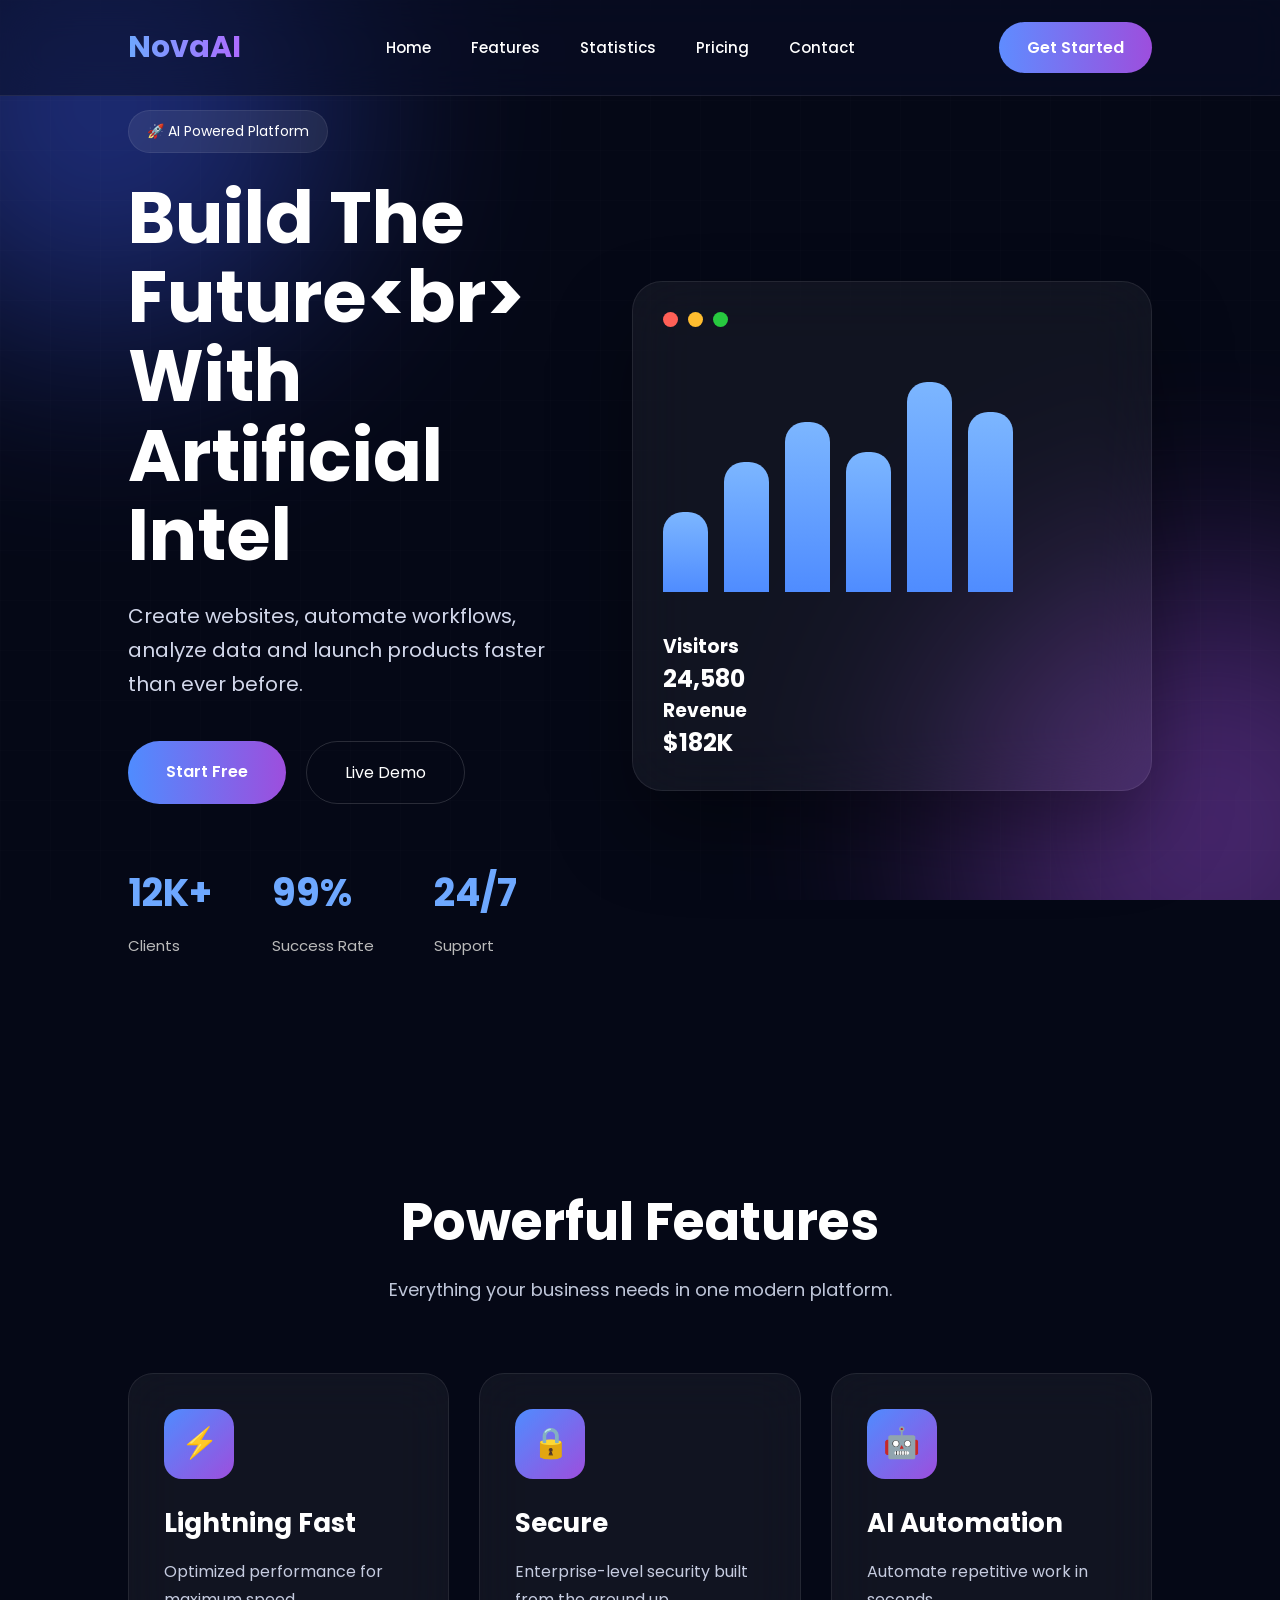
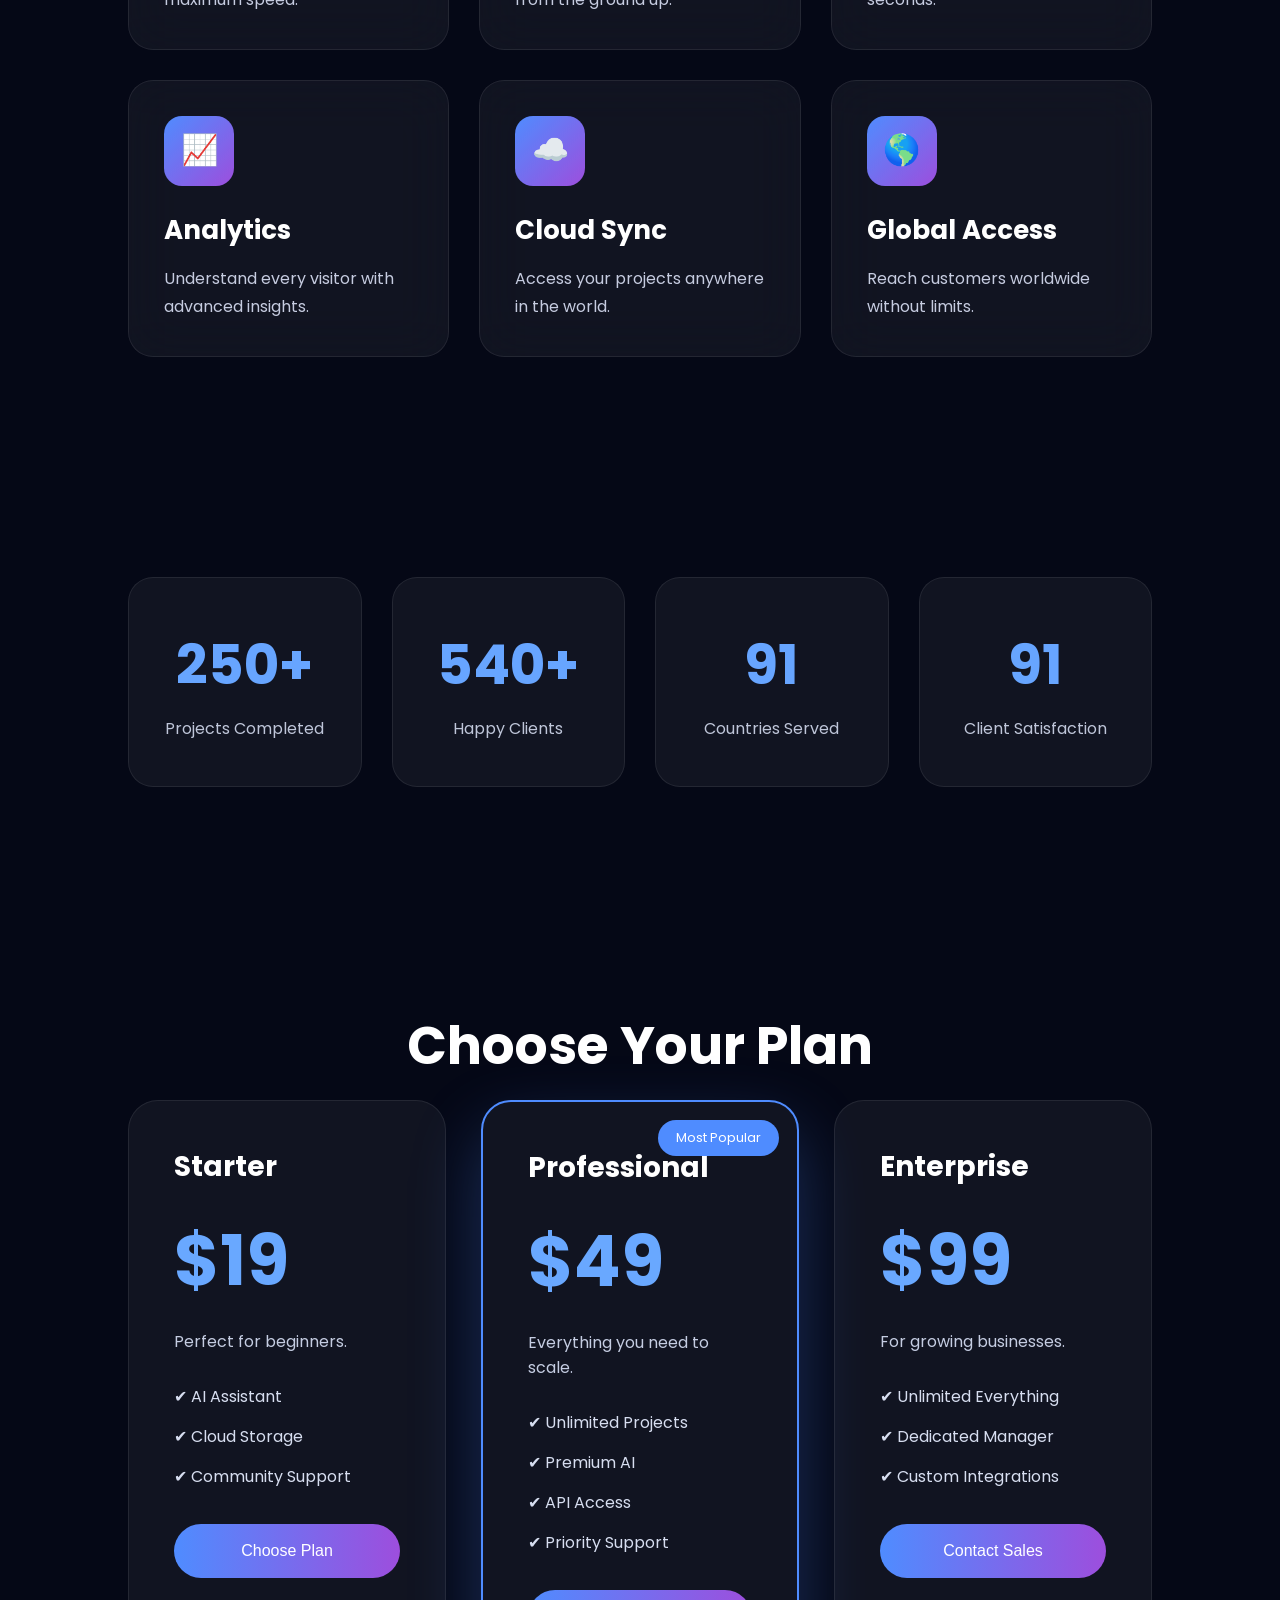
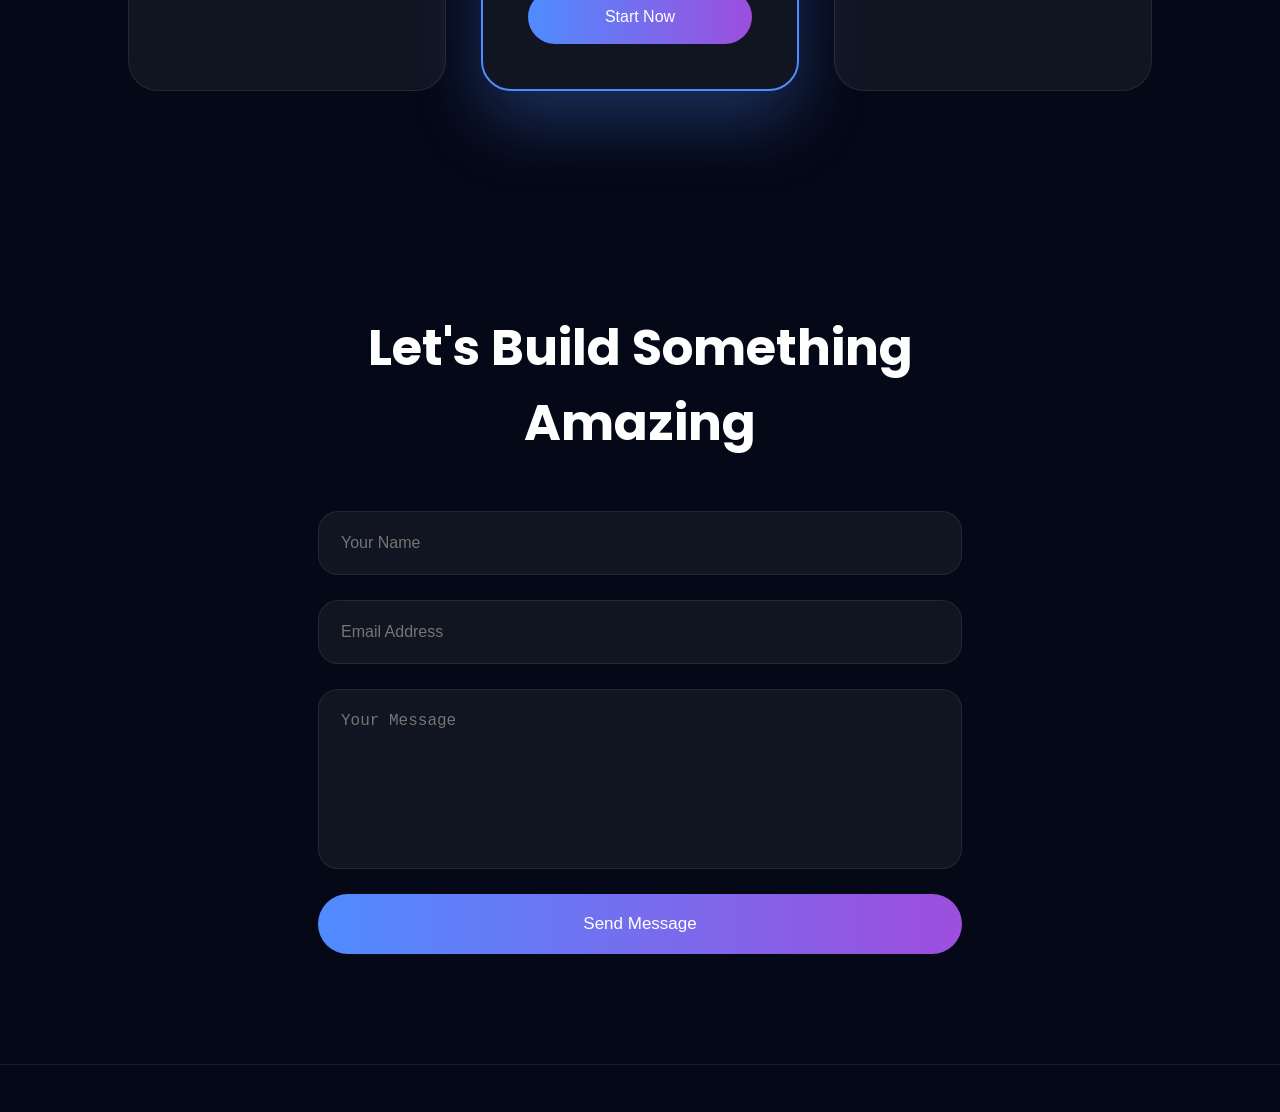
<file: index.html>
<!DOCTYPE html>
<html lang="en">

<head>

<meta charset="UTF-8">
<meta name="viewport" content="width=device-width, initial-scale=1.0">

<title>NovaAI | The Future Starts Here</title>

<link rel="preconnect" href="https://fonts.googleapis.com">
<link rel="preconnect" href="https://fonts.gstatic.com" crossorigin>

<link href="https://fonts.googleapis.com/css2?family=Poppins:wght@300;400;500;600;700;800&display=swap" rel="stylesheet">

<link rel="stylesheet" href="style.css">

</head>

<body>

<div class="background">
<div class="blur blur1"></div>
<div class="blur blur2"></div>
<div class="grid"></div>
</div>

<header>

<nav class="navbar">

<div class="logo">

<h2>NovaAI</h2>

</div>

<ul class="nav-links">

<li><a href="#home">Home</a></li>
<li><a href="#features">Features</a></li>
<li><a href="#stats">Statistics</a></li>
<li><a href="#pricing">Pricing</a></li>
<li><a href="#contact">Contact</a></li>

</ul>

<a href="#" class="nav-btn">Get Started</a>

<div class="menu-btn">

<span></span>
<span></span>
<span></span>

</div>

</nav>

</header>

<section class="hero" id="home">

<div class="hero-left">

<span class="badge">
🚀 AI Powered Platform
</span>

<h1>

Build The Future<br>

With Artificial Intelligence

</h1>

<p>

Create websites, automate workflows,
analyze data and launch products faster
than ever before.

</p>

<div class="hero-buttons">

<a href="#" class="primary-btn">

Start Free

</a>

<a href="#" class="secondary-btn">

Live Demo

</a>

</div>

<div class="hero-stats">

<div>

<h2>12K+</h2>

<p>Clients</p>

</div>

<div>

<h2>99%</h2>

<p>Success Rate</p>

</div>

<div>

<h2>24/7</h2>

<p>Support</p>

</div>

</div>

</div>

<div class="hero-right">

<div class="dashboard">

<div class="dashboard-top">

<div class="circle red"></div>

<div class="circle yellow"></div>

<div class="circle green"></div>

</div>

<div class="chart">

<div class="bar b1"></div>
<div class="bar b2"></div>
<div class="bar b3"></div>
<div class="bar b4"></div>
<div class="bar b5"></div>
<div class="bar b6"></div>

</div>

<div class="cards">

<div class="mini-card">

<h3>Visitors</h3>

<h1>24,580</h1>

</div>

<div class="mini-card">

<h3>Revenue</h3>

<h1>$182K</h1>

</div>

</div>

</div>

</div>

</section>

<section class="features" id="features">

<h2 class="section-title">

Powerful Features

</h2>

<p class="section-subtitle">

Everything your business needs in one modern platform.

</p>

<div class="feature-grid">

<div class="feature-card">

<div class="icon">⚡</div>

<h3>Lightning Fast</h3>

<p>

Optimized performance for maximum speed.

</p>

</div>

<div class="feature-card">

<div class="icon">🔒</div>

<h3>Secure</h3>

<p>

Enterprise-level security built from the ground up.

</p>

</div>

<div class="feature-card">

<div class="icon">🤖</div>

<h3>AI Automation</h3>

<p>

Automate repetitive work in seconds.

</p>

</div>

<div class="feature-card">

<div class="icon">📈</div>

<h3>Analytics</h3>

<p>

Understand every visitor with advanced insights.

</p>

</div>

<div class="feature-card">

<div class="icon">☁️</div>

<h3>Cloud Sync</h3>

<p>

Access your projects anywhere in the world.

</p>

</div>

<div class="feature-card">

<div class="icon">🌎</div>

<h3>Global Access</h3>

<p>

Reach customers worldwide without limits.

</p>

</div>

</div>

</section>

<section class="stats" id="stats">

<div class="stat-box">

<h2 class="counter" data-target="250">0</h2>

<p>Projects Completed</p>

</div>

<div class="stat-box">

<h2 class="counter" data-target="540">0</h2>

<p>Happy Clients</p>

</div>

<div class="stat-box">

<h2 class="counter" data-target="98">0</h2>

<p>Countries Served</p>

</div>

<div class="stat-box">

<h2 class="counter" data-target="99">0</h2>

<p>Client Satisfaction</p>

</div>

</section>

<section class="pricing" id="pricing">

<h2 class="section-title">

Choose Your Plan

</h2>

<div class="pricing-grid">

<div class="price-card">

<h3>Starter</h3>

<h1>$19</h1>

<p>Perfect for beginners.</p>

<ul>

<li>✔ AI Assistant</li>
<li>✔ Cloud Storage</li>
<li>✔ Community Support</li>

</ul>

<button>

Choose Plan

</button>

</div>

<div class="price-card featured">

<span class="popular">

Most Popular

</span>

<h3>Professional</h3>

<h1>$49</h1>

<p>Everything you need to scale.</p>

<ul>

<li>✔ Unlimited Projects</li>
<li>✔ Premium AI</li>
<li>✔ API Access</li>
<li>✔ Priority Support</li>

</ul>

<button>

Start Now

</button>

</div>

<div class="price-card">

<h3>Enterprise</h3>

<h1>$99</h1>

<p>For growing businesses.</p>

<ul>

<li>✔ Unlimited Everything</li>
<li>✔ Dedicated Manager</li>
<li>✔ Custom Integrations</li>

</ul>

<button>

Contact Sales

</button>

</div>

</div>

</section>

<section class="contact" id="contact">

<h2>

Let's Build Something Amazing

</h2>

<form>

<input type="text" placeholder="Your Name">

<input type="email" placeholder="Email Address">

<textarea placeholder="Your Message"></textarea>

<button>

Send Message

</button>

</form>

</section>

<footer>

<h2>NovaAI</h2>

<p>

© 2026 NovaAI. All Rights Reserved.

</p>

</footer>

<script src="script.js"></script>

</body>
</html>
</file>
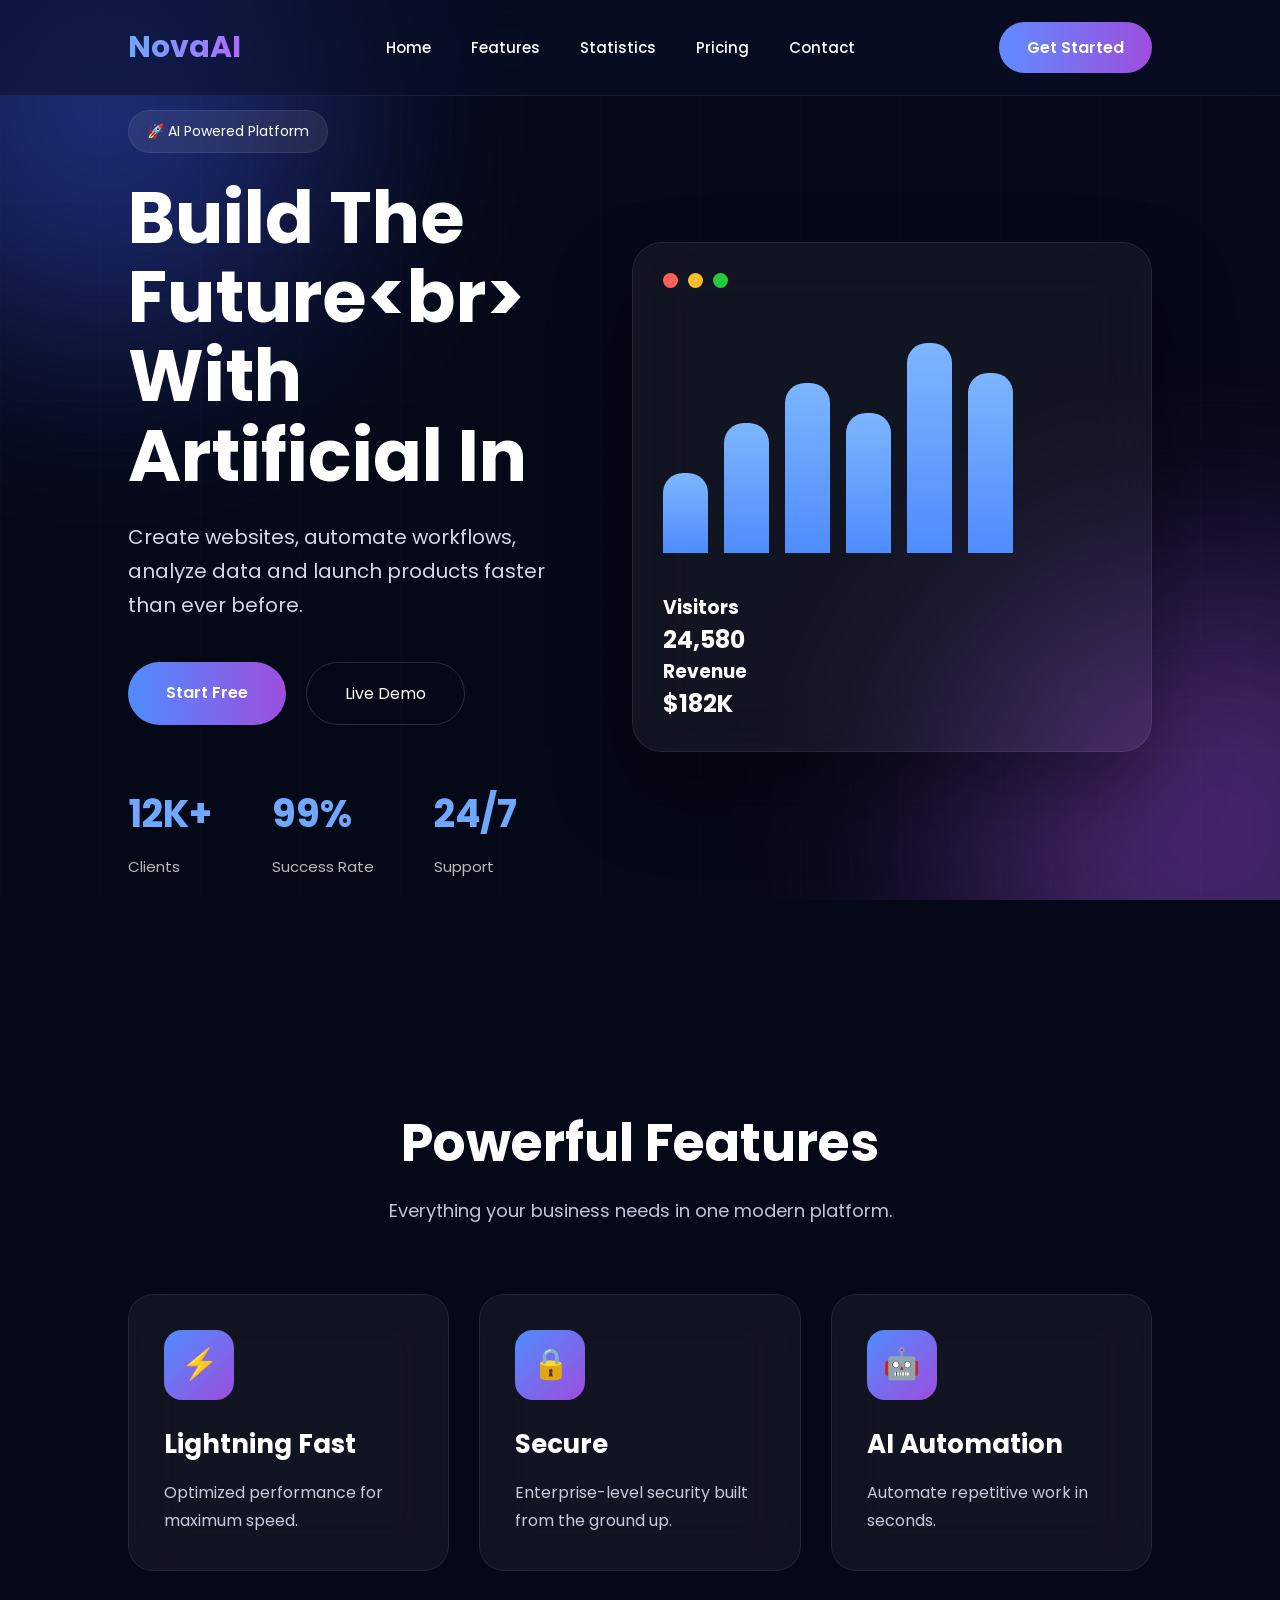
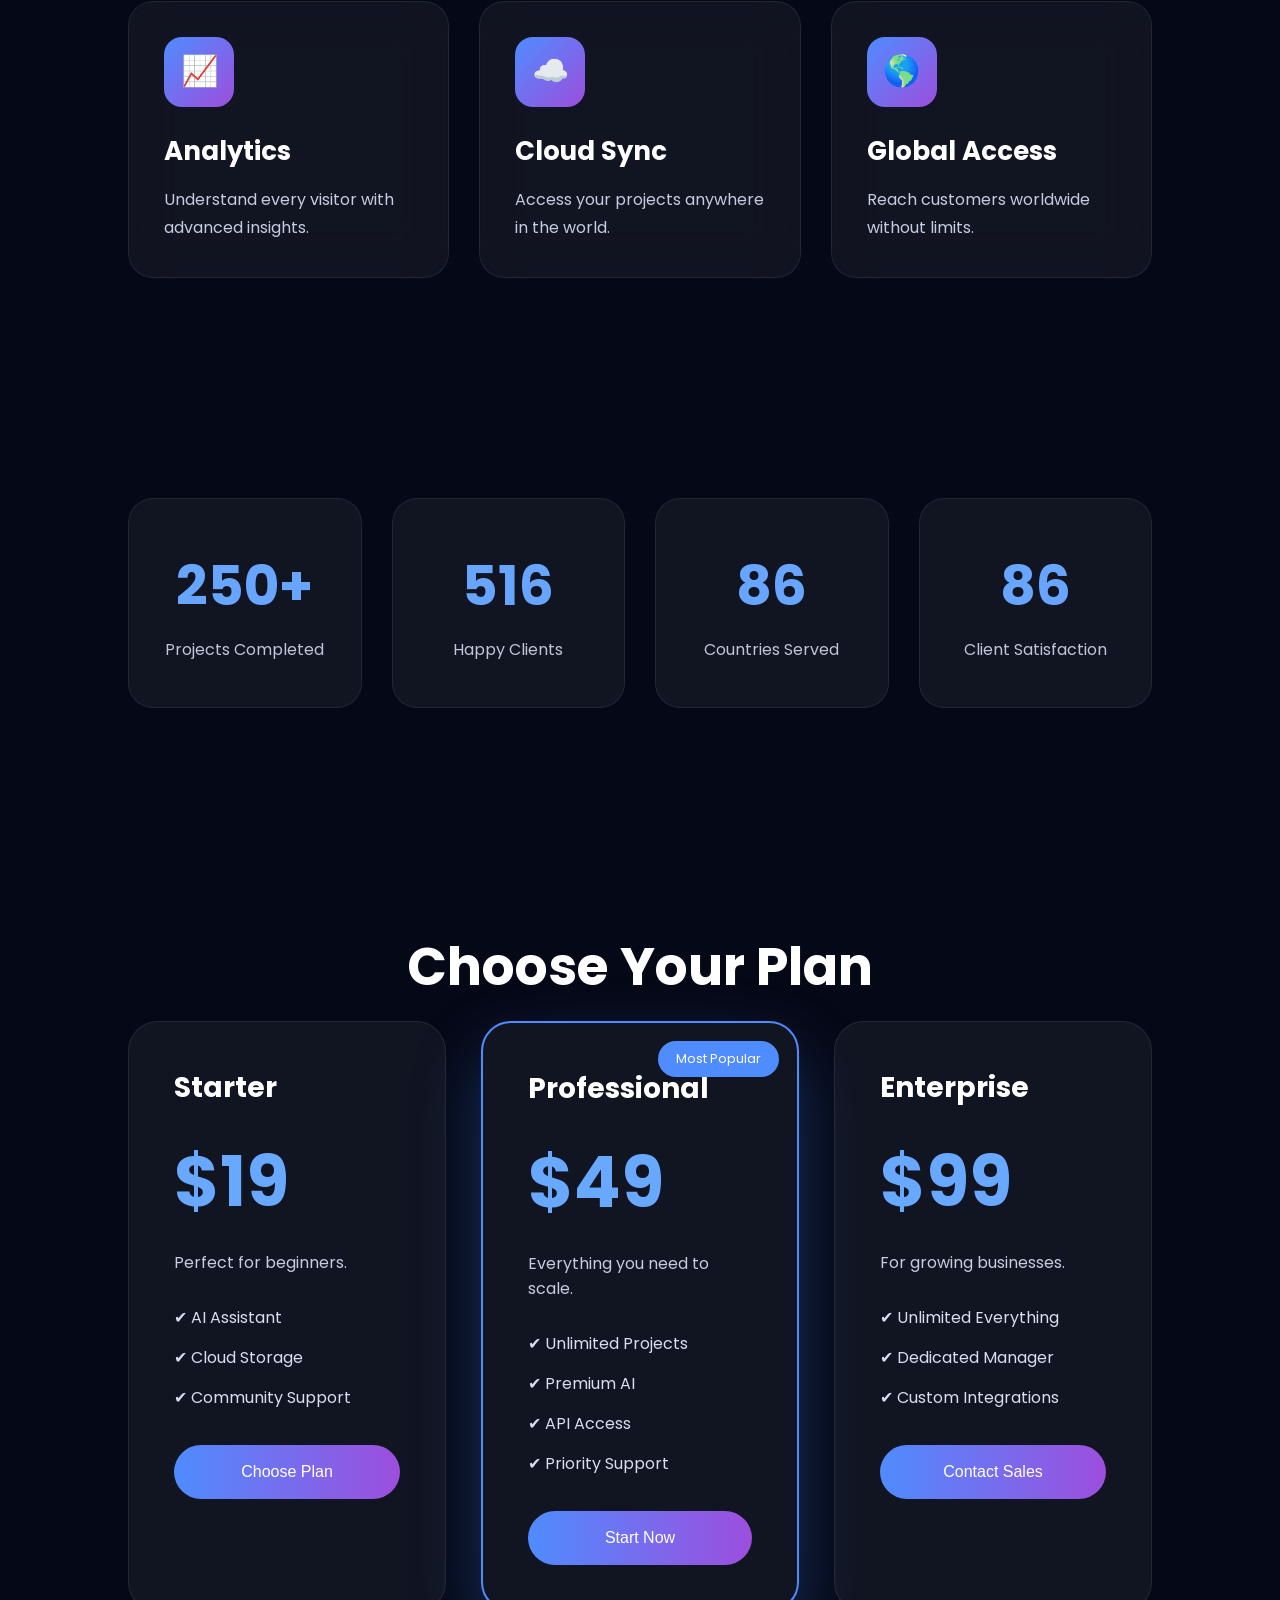
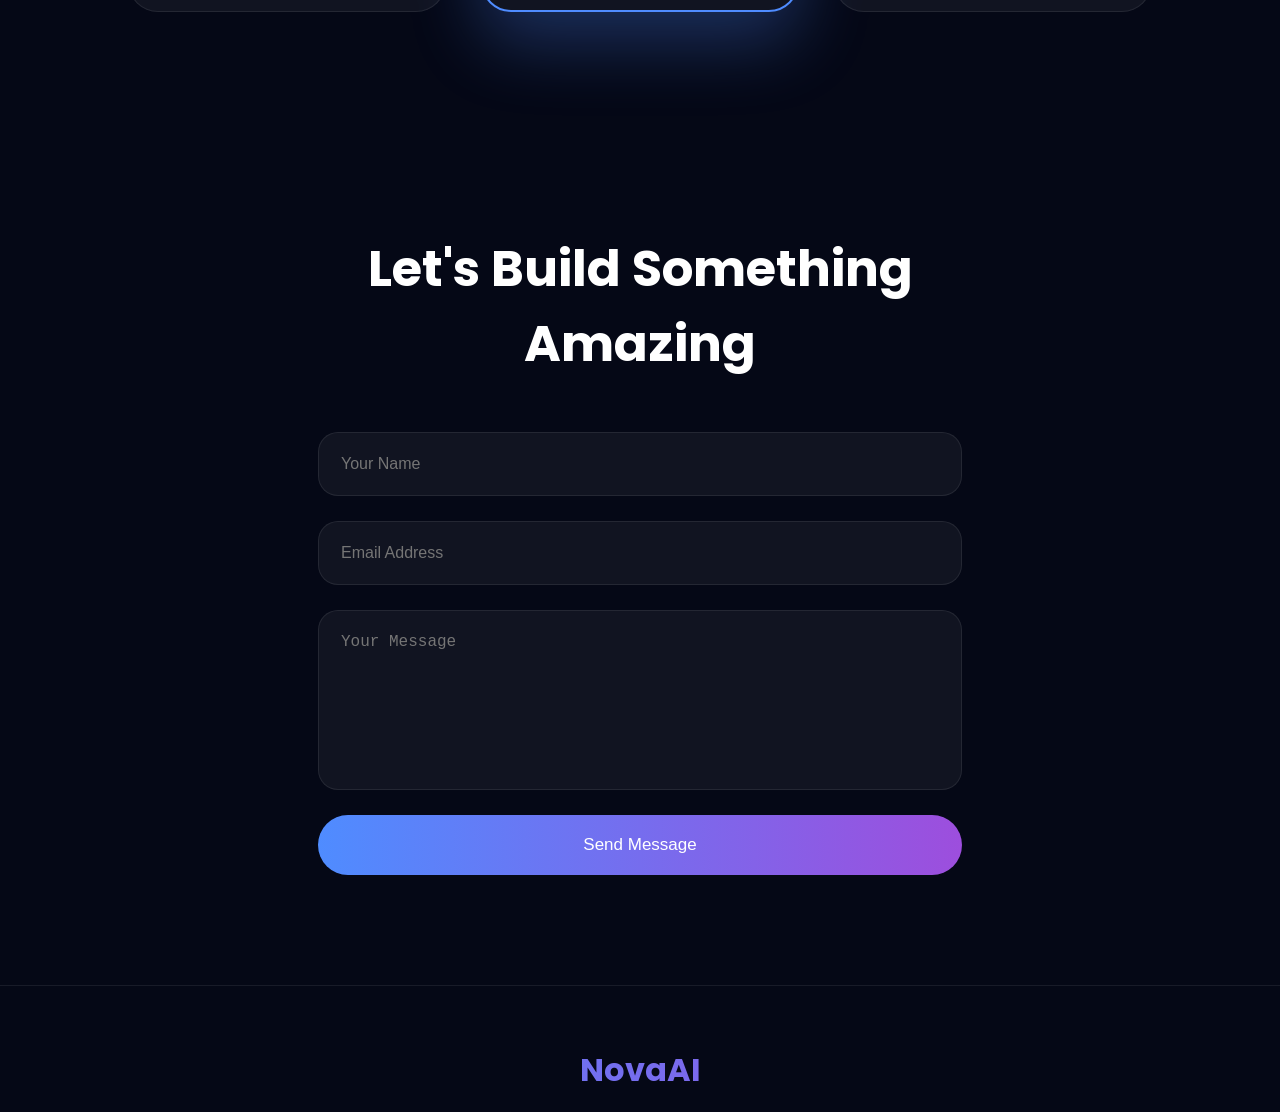
<file: 2index.html>
<!DOCTYPE html>
<html lang="en">

<head>

<meta charset="UTF-8">
<meta name="viewport" content="width=device-width, initial-scale=1.0">

<title>NovaAI | The Future Starts Here</title>

<link rel="preconnect" href="https://fonts.googleapis.com">
<link rel="preconnect" href="https://fonts.gstatic.com" crossorigin>

<link href="https://fonts.googleapis.com/css2?family=Poppins:wght@300;400;500;600;700;800&display=swap" rel="stylesheet">

<link rel="stylesheet" href="style.css">

</head>

<body>

<div class="background">
<div class="blur blur1"></div>
<div class="blur blur2"></div>
<div class="grid"></div>
</div>

<header>

<nav class="navbar">

<div class="logo">

<h2>NovaAI</h2>

</div>

<ul class="nav-links">

<li><a href="#home">Home</a></li>
<li><a href="#features">Features</a></li>
<li><a href="#stats">Statistics</a></li>
<li><a href="#pricing">Pricing</a></li>
<li><a href="#contact">Contact</a></li>

</ul>

<a href="#" class="nav-btn">Get Started</a>

<div class="menu-btn">

<span></span>
<span></span>
<span></span>

</div>

</nav>

</header>

<section class="hero" id="home">

<div class="hero-left">

<span class="badge">
🚀 AI Powered Platform
</span>

<h1>

Build The Future<br>

With Artificial Intelligence

</h1>

<p>

Create websites, automate workflows,
analyze data and launch products faster
than ever before.

</p>

<div class="hero-buttons">

<a href="#" class="primary-btn">

Start Free

</a>

<a href="#" class="secondary-btn">

Live Demo

</a>

</div>

<div class="hero-stats">

<div>

<h2>12K+</h2>

<p>Clients</p>

</div>

<div>

<h2>99%</h2>

<p>Success Rate</p>

</div>

<div>

<h2>24/7</h2>

<p>Support</p>

</div>

</div>

</div>

<div class="hero-right">

<div class="dashboard">

<div class="dashboard-top">

<div class="circle red"></div>

<div class="circle yellow"></div>

<div class="circle green"></div>

</div>

<div class="chart">

<div class="bar b1"></div>
<div class="bar b2"></div>
<div class="bar b3"></div>
<div class="bar b4"></div>
<div class="bar b5"></div>
<div class="bar b6"></div>

</div>

<div class="cards">

<div class="mini-card">

<h3>Visitors</h3>

<h1>24,580</h1>

</div>

<div class="mini-card">

<h3>Revenue</h3>

<h1>$182K</h1>

</div>

</div>

</div>

</div>

</section>

<section class="features" id="features">

<h2 class="section-title">

Powerful Features

</h2>

<p class="section-subtitle">

Everything your business needs in one modern platform.

</p>

<div class="feature-grid">

<div class="feature-card">

<div class="icon">⚡</div>

<h3>Lightning Fast</h3>

<p>

Optimized performance for maximum speed.

</p>

</div>

<div class="feature-card">

<div class="icon">🔒</div>

<h3>Secure</h3>

<p>

Enterprise-level security built from the ground up.

</p>

</div>

<div class="feature-card">

<div class="icon">🤖</div>

<h3>AI Automation</h3>

<p>

Automate repetitive work in seconds.

</p>

</div>

<div class="feature-card">

<div class="icon">📈</div>

<h3>Analytics</h3>

<p>

Understand every visitor with advanced insights.

</p>

</div>

<div class="feature-card">

<div class="icon">☁️</div>

<h3>Cloud Sync</h3>

<p>

Access your projects anywhere in the world.

</p>

</div>

<div class="feature-card">

<div class="icon">🌎</div>

<h3>Global Access</h3>

<p>

Reach customers worldwide without limits.

</p>

</div>

</div>

</section>

<section class="stats" id="stats">

<div class="stat-box">

<h2 class="counter" data-target="250">0</h2>

<p>Projects Completed</p>

</div>

<div class="stat-box">

<h2 class="counter" data-target="540">0</h2>

<p>Happy Clients</p>

</div>

<div class="stat-box">

<h2 class="counter" data-target="98">0</h2>

<p>Countries Served</p>

</div>

<div class="stat-box">

<h2 class="counter" data-target="99">0</h2>

<p>Client Satisfaction</p>

</div>

</section>

<section class="pricing" id="pricing">

<h2 class="section-title">

Choose Your Plan

</h2>

<div class="pricing-grid">

<div class="price-card">

<h3>Starter</h3>

<h1>$19</h1>

<p>Perfect for beginners.</p>

<ul>

<li>✔ AI Assistant</li>
<li>✔ Cloud Storage</li>
<li>✔ Community Support</li>

</ul>

<button>

Choose Plan

</button>

</div>

<div class="price-card featured">

<span class="popular">

Most Popular

</span>

<h3>Professional</h3>

<h1>$49</h1>

<p>Everything you need to scale.</p>

<ul>

<li>✔ Unlimited Projects</li>
<li>✔ Premium AI</li>
<li>✔ API Access</li>
<li>✔ Priority Support</li>

</ul>

<button>

Start Now

</button>

</div>

<div class="price-card">

<h3>Enterprise</h3>

<h1>$99</h1>

<p>For growing businesses.</p>

<ul>

<li>✔ Unlimited Everything</li>
<li>✔ Dedicated Manager</li>
<li>✔ Custom Integrations</li>

</ul>

<button>

Contact Sales

</button>

</div>

</div>

</section>

<section class="contact" id="contact">

<h2>

Let's Build Something Amazing

</h2>

<form>

<input type="text" placeholder="Your Name">

<input type="email" placeholder="Email Address">

<textarea placeholder="Your Message"></textarea>

<button>

Send Message

</button>

</form>

</section>

<footer>

<h2>NovaAI</h2>

<p>

© 2026 NovaAI. All Rights Reserved.

</p>

</footer>

<script src="script.js"></script>

</body>
</html>
</file>
<file: style.css>
/* ===========================================
   NOVAAI - PREMIUM LANDING PAGE
   PART 1
=========================================== */

*{
    margin:0;
    padding:0;
    box-sizing:border-box;
    scroll-behavior:smooth;
}

body{
    font-family:'Poppins',sans-serif;
    background:#050816;
    color:#fff;
    overflow-x:hidden;
}

body::-webkit-scrollbar{
    width:10px;
}

body::-webkit-scrollbar-thumb{
    background:#4f8cff;
    border-radius:20px;
}

body::-webkit-scrollbar-track{
    background:#050816;
}

section{
    padding:110px 10%;
    position:relative;
}

a{
    text-decoration:none;
    color:white;
}

li{
    list-style:none;
}

/* ===============================
BACKGROUND
=============================== */

.background{
    position:fixed;
    width:100%;
    height:100%;
    top:0;
    left:0;
    overflow:hidden;
    z-index:-3;
    background:#050816;
}

.blur{
    position:absolute;
    border-radius:50%;
    filter:blur(120px);
    opacity:.45;
}

.blur1{
    width:450px;
    height:450px;
    background:#3f5efb;
    top:-120px;
    left:-120px;
    animation:float1 12s infinite alternate;
}

.blur2{
    width:500px;
    height:500px;
    background:#9d4edd;
    right:-180px;
    bottom:-180px;
    animation:float2 14s infinite alternate;
}

.grid{
    position:absolute;
    width:100%;
    height:100%;
    background-image:
    linear-gradient(rgba(255,255,255,.05) 1px, transparent 1px),
    linear-gradient(90deg, rgba(255,255,255,.05) 1px, transparent 1px);

    background-size:50px 50px;
    opacity:.2;
}

@keyframes float1{

0%{
transform:translateY(0px);
}

100%{
transform:translateY(120px);
}

}

@keyframes float2{

0%{
transform:translateY(0px);
}

100%{
transform:translateY(-120px);
}

}

/* ===============================
NAVBAR
=============================== */

header{

position:fixed;
width:100%;
top:0;
left:0;
z-index:999;

backdrop-filter:blur(18px);

background:rgba(10,15,40,.55);

border-bottom:1px solid rgba(255,255,255,.08);

}

.navbar{

display:flex;

justify-content:space-between;

align-items:center;

padding:22px 10%;

}

.logo h2{

font-size:30px;

font-weight:700;

background:linear-gradient(90deg,#6ea8ff,#ad6bff);

-webkit-background-clip:text;

-webkit-text-fill-color:transparent;

}

.nav-links{

display:flex;

gap:40px;

}

.nav-links a{

font-size:15px;

font-weight:500;

transition:.3s;

}

.nav-links a:hover{

color:#7cb6ff;

}

.nav-btn{

padding:13px 28px;

border-radius:40px;

background:linear-gradient(90deg,#5f8cff,#9d4edd);

transition:.4s;

font-weight:600;

}

.nav-btn:hover{

transform:translateY(-4px);

box-shadow:0 20px 40px rgba(100,100,255,.45);

}

.menu-btn{

display:none;

flex-direction:column;

cursor:pointer;

gap:5px;

}

.menu-btn span{

width:28px;

height:3px;

background:white;

}

/* ===============================
HERO
=============================== */

.hero{

display:flex;

justify-content:space-between;

align-items:center;

min-height:100vh;

gap:70px;

}

.hero-left{

flex:1;

}

.badge{

display:inline-block;

padding:10px 18px;

background:rgba(255,255,255,.08);

border:1px solid rgba(255,255,255,.08);

border-radius:30px;

margin-bottom:25px;

font-size:14px;

}

.hero-left h1{

font-size:72px;

line-height:1.1;

margin-bottom:25px;

font-weight:700;

}

.hero-left p{

font-size:20px;

line-height:34px;

color:#d2d7ea;

margin-bottom:40px;

max-width:600px;

}

.hero-buttons{

display:flex;

gap:20px;

margin-bottom:60px;

}

.primary-btn{

padding:18px 38px;

border-radius:40px;

background:linear-gradient(90deg,#4f8cff,#9d4edd);

font-weight:600;

transition:.4s;

}

.primary-btn:hover{

transform:translateY(-5px);

box-shadow:0 25px 50px rgba(79,140,255,.4);

}

.secondary-btn{

padding:18px 38px;

border:1px solid rgba(255,255,255,.15);

border-radius:40px;

transition:.4s;

}

.secondary-btn:hover{

background:rgba(255,255,255,.08);

}

.hero-stats{

display:flex;

gap:60px;

}

.hero-stats h2{

font-size:38px;

color:#6ea8ff;

margin-bottom:8px;

}

.hero-stats p{

font-size:15px;

margin:0;

color:#bbb;

}

/* ===============================
DASHBOARD
=============================== */

.hero-right{

flex:1;

display:flex;

justify-content:center;

}

.dashboard{

width:520px;

background:rgba(255,255,255,.05);

backdrop-filter:blur(30px);

border:1px solid rgba(255,255,255,.08);

border-radius:30px;

padding:30px;

box-shadow:0 40px 80px rgba(0,0,0,.35);

animation:floatCard 5s ease-in-out infinite;

}

@keyframes floatCard{

0%{
transform:translateY(0);
}

50%{
transform:translateY(-15px);
}

100%{
transform:translateY(0);
}

}

.dashboard-top{

display:flex;

gap:10px;

margin-bottom:35px;

}

.circle{

width:15px;

height:15px;

border-radius:50%;

}

.red{
background:#ff5f56;
}

.yellow{
background:#ffbd2f;
}

.green{
background:#27c93f;
}

.chart{

display:flex;

align-items:flex-end;

gap:16px;

height:230px;

margin-bottom:40px;

}

.bar{

width:45px;

border-radius:20px 20px 0 0;

background:linear-gradient(180deg,#7cb6ff,#4f8cff);

animation:grow 2s ease;

}

.b1{
height:80px;
}

.b2{
height:130px;
}

.b3{
height:170px;
}

.b4{
height:140px;
}

.b5{
height:210px;
}

.b6{
height:180px;
}

@keyframes grow{

from{
height:0;
}

}

/* ===============================
FEATURES SECTION
=============================== */

.section-title{
    text-align:center;
    font-size:52px;
    margin-bottom:15px;
    font-weight:700;
}

.section-subtitle{
    text-align:center;
    color:#bfc6d9;
    margin-bottom:70px;
    font-size:18px;
}

.feature-grid{
    display:grid;
    grid-template-columns:repeat(3,1fr);
    gap:30px;
}

.feature-card{
    background:rgba(255,255,255,.05);
    border:1px solid rgba(255,255,255,.08);
    backdrop-filter:blur(25px);
    border-radius:25px;
    padding:35px;
    transition:.4s;
    position:relative;
    overflow:hidden;
}

.feature-card::before{
    content:"";
    position:absolute;
    width:150px;
    height:150px;
    background:linear-gradient(#4f8cff,#9d4edd);
    border-radius:50%;
    filter:blur(90px);
    opacity:0;
    top:-50px;
    right:-50px;
    transition:.5s;
}

.feature-card:hover::before{
    opacity:.45;
}

.feature-card:hover{
    transform:translateY(-15px);
    border-color:#4f8cff;
    box-shadow:0 25px 60px rgba(79,140,255,.2);
}

.icon{
    width:70px;
    height:70px;
    display:flex;
    justify-content:center;
    align-items:center;
    border-radius:18px;
    background:linear-gradient(135deg,#4f8cff,#9d4edd);
    font-size:30px;
    margin-bottom:25px;
}

.feature-card h3{
    font-size:26px;
    margin-bottom:15px;
}

.feature-card p{
    color:#c6cce0;
    line-height:28px;
}

/* ===============================
STATISTICS
=============================== */

.stats{
    display:grid;
    grid-template-columns:repeat(4,1fr);
    gap:30px;
}

.stat-box{
    text-align:center;
    background:rgba(255,255,255,.05);
    border-radius:25px;
    padding:45px 20px;
    border:1px solid rgba(255,255,255,.08);
    transition:.4s;
}

.stat-box:hover{
    transform:translateY(-12px);
    box-shadow:0 20px 50px rgba(79,140,255,.2);
}

.stat-box h2{
    font-size:55px;
    color:#67a5ff;
    margin-bottom:10px;
}

.stat-box p{
    color:#bfc6d9;
}

/* ===============================
PRICING
=============================== */

.pricing-grid{
    display:grid;
    grid-template-columns:repeat(3,1fr);
    gap:35px;
}

.price-card{
    background:rgba(255,255,255,.05);
    border-radius:30px;
    padding:45px;
    border:1px solid rgba(255,255,255,.08);
    transition:.4s;
    position:relative;
}

.price-card:hover{
    transform:translateY(-18px);
}

.price-card h3{
    font-size:28px;
    margin-bottom:20px;
}

.price-card h1{
    font-size:70px;
    color:#69a8ff;
    margin-bottom:15px;
}

.price-card p{
    color:#c5cde2;
    margin-bottom:30px;
}

.price-card ul{
    margin-bottom:35px;
}

.price-card li{
    margin-bottom:15px;
    color:#d7def0;
}

.price-card button{
    width:100%;
    padding:18px;
    border:none;
    border-radius:50px;
    cursor:pointer;
    color:white;
    font-size:16px;
    background:linear-gradient(90deg,#4f8cff,#9d4edd);
    transition:.4s;
}

.price-card button:hover{
    transform:scale(1.05);
}

.featured{
    transform:scale(1.05);
    border:2px solid #4f8cff;
    box-shadow:0 30px 70px rgba(79,140,255,.3);
}

.popular{
    position:absolute;
    top:18px;
    right:18px;
    background:#4f8cff;
    padding:8px 18px;
    border-radius:20px;
    font-size:13px;
}

/* ===============================
CONTACT
=============================== */

.contact{
    max-width:900px;
    margin:auto;
    text-align:center;
}

.contact h2{
    font-size:50px;
    margin-bottom:50px;
}

.contact form{
    display:flex;
    flex-direction:column;
    gap:25px;
}

.contact input,
.contact textarea{
    background:rgba(255,255,255,.05);
    border:1px solid rgba(255,255,255,.08);
    border-radius:20px;
    color:white;
    padding:22px;
    font-size:16px;
    outline:none;
}

.contact textarea{
    resize:none;
    height:180px;
}

.contact button{
    padding:20px;
    border:none;
    border-radius:50px;
    background:linear-gradient(90deg,#4f8cff,#9d4edd);
    color:white;
    font-size:17px;
    cursor:pointer;
    transition:.4s;
}

.contact button:hover{
    transform:translateY(-5px);
    box-shadow:0 20px 45px rgba(79,140,255,.3);
}

/* ===============================
FOOTER
=============================== */

footer{
    padding:60px 10%;
    text-align:center;
    border-top:1px solid rgba(255,255,255,.08);
}

footer h2{
    font-size:32px;
    margin-bottom:12px;
    background:linear-gradient(90deg,#4f8cff,#9d4edd);
    -webkit-background-clip:text;
    -webkit-text-fill-color:transparent;
}

footer p{
    color:#aeb7cc;
}

/* ===============================
RESPONSIVE
=============================== */

@media(max-width:1100px){

.hero{
    flex-direction:column;
    text-align:center;
    padding-top:120px;
}

.hero-stats{
    justify-content:center;
}

.feature-grid{
    grid-template-columns:repeat(2,1fr);
}

.pricing-grid{
    grid-template-columns:1fr;
}

.stats{
    grid-template-columns:repeat(2,1fr);
}

.dashboard{
    width:100%;
}

}

@media(max-width:768px){

.nav-links,
.nav-btn{
    display:none;
}

.menu-btn{
    display:flex;
}

.hero-left h1{
    font-size:48px;
}

.hero-left p{
    font-size:18px;
}

.feature-grid{
    grid-template-columns:1fr;
}

.stats{
    grid-template-columns:1fr;
}

.section-title{
    font-size:38px;
}

.contact h2{
    font-size:36px;
}

.hero-buttons{
    flex-direction:column;
}

.hero-stats{
    flex-direction:column;
    gap:25px;
}

.chart{
    gap:8px;
}

.bar{
    width:28px;
}

}

.nav-links.active{
    display:flex;
    position:absolute;
    top:80px;
    left:5%;
    right:5%;
    flex-direction:column;
    background:rgba(10,15,40,.95);
    padding:30px;
    border-radius:25px;
    text-align:center;
}
</file>
